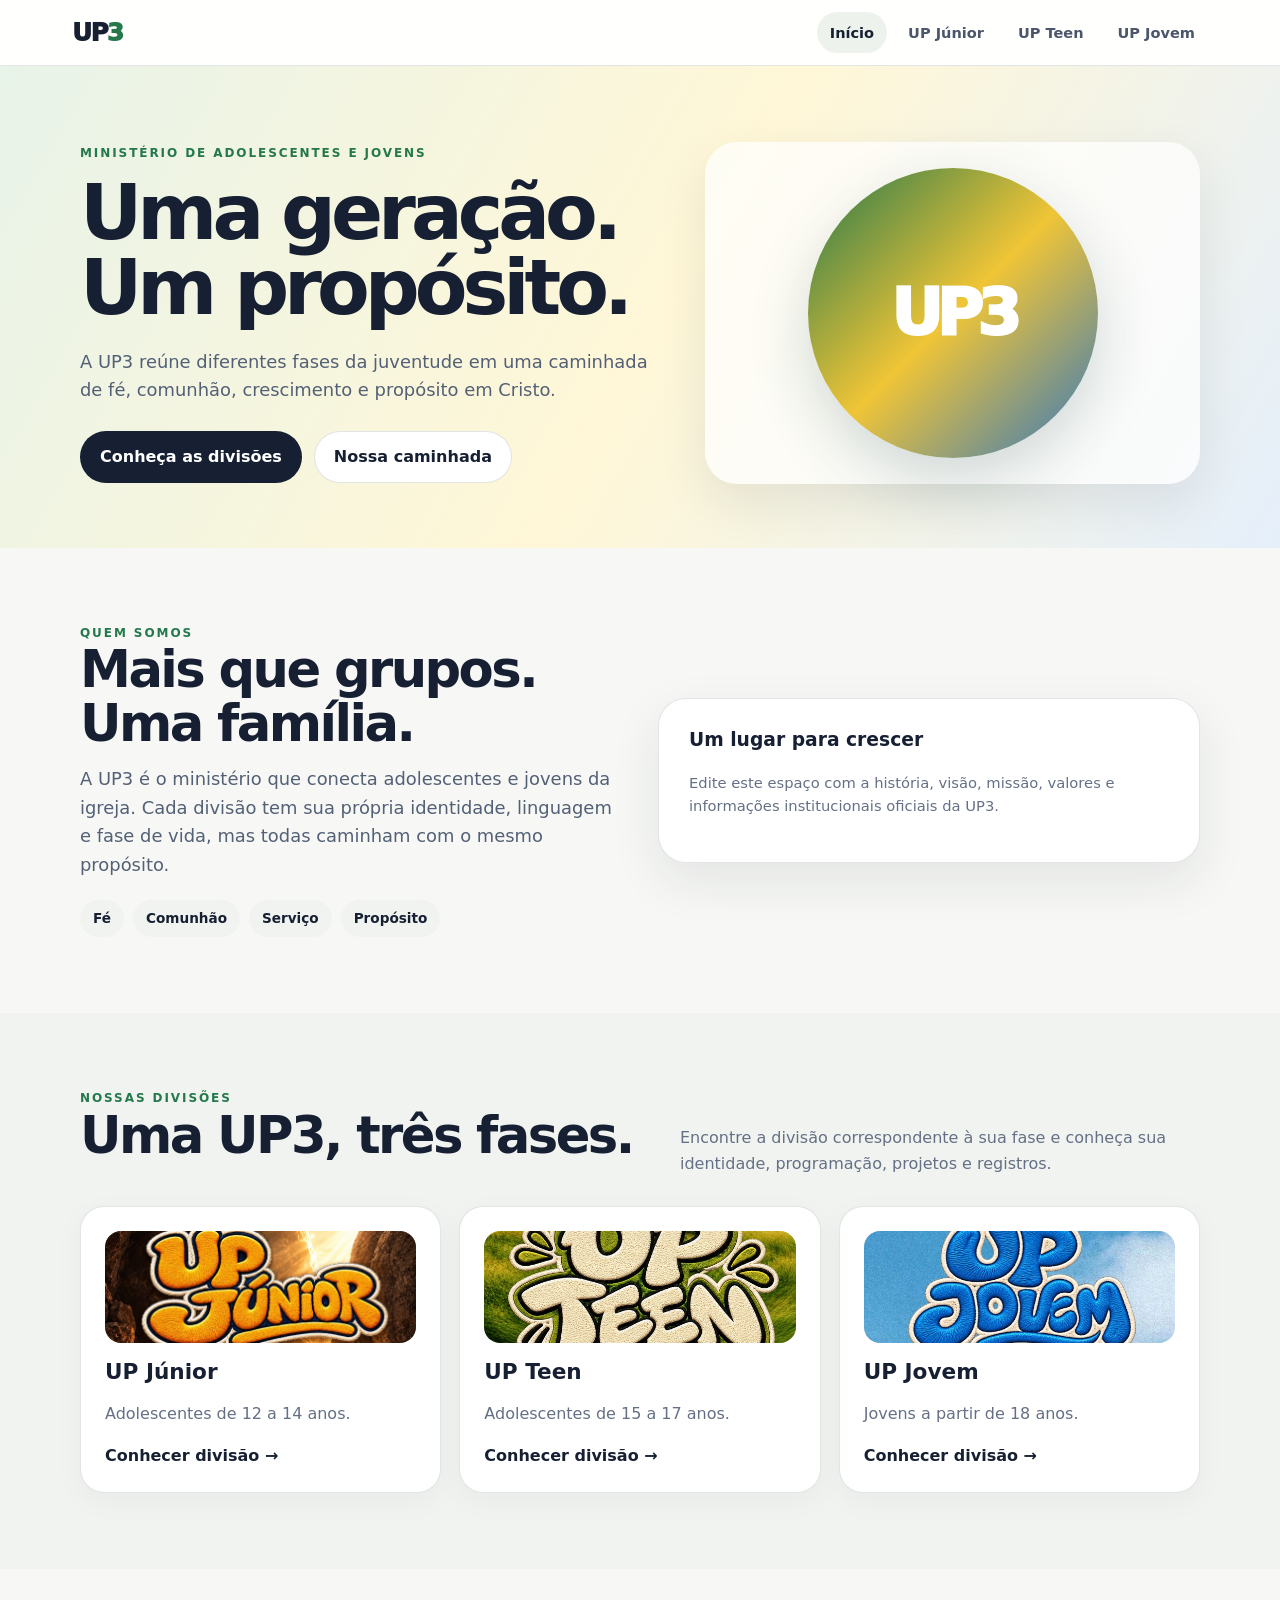
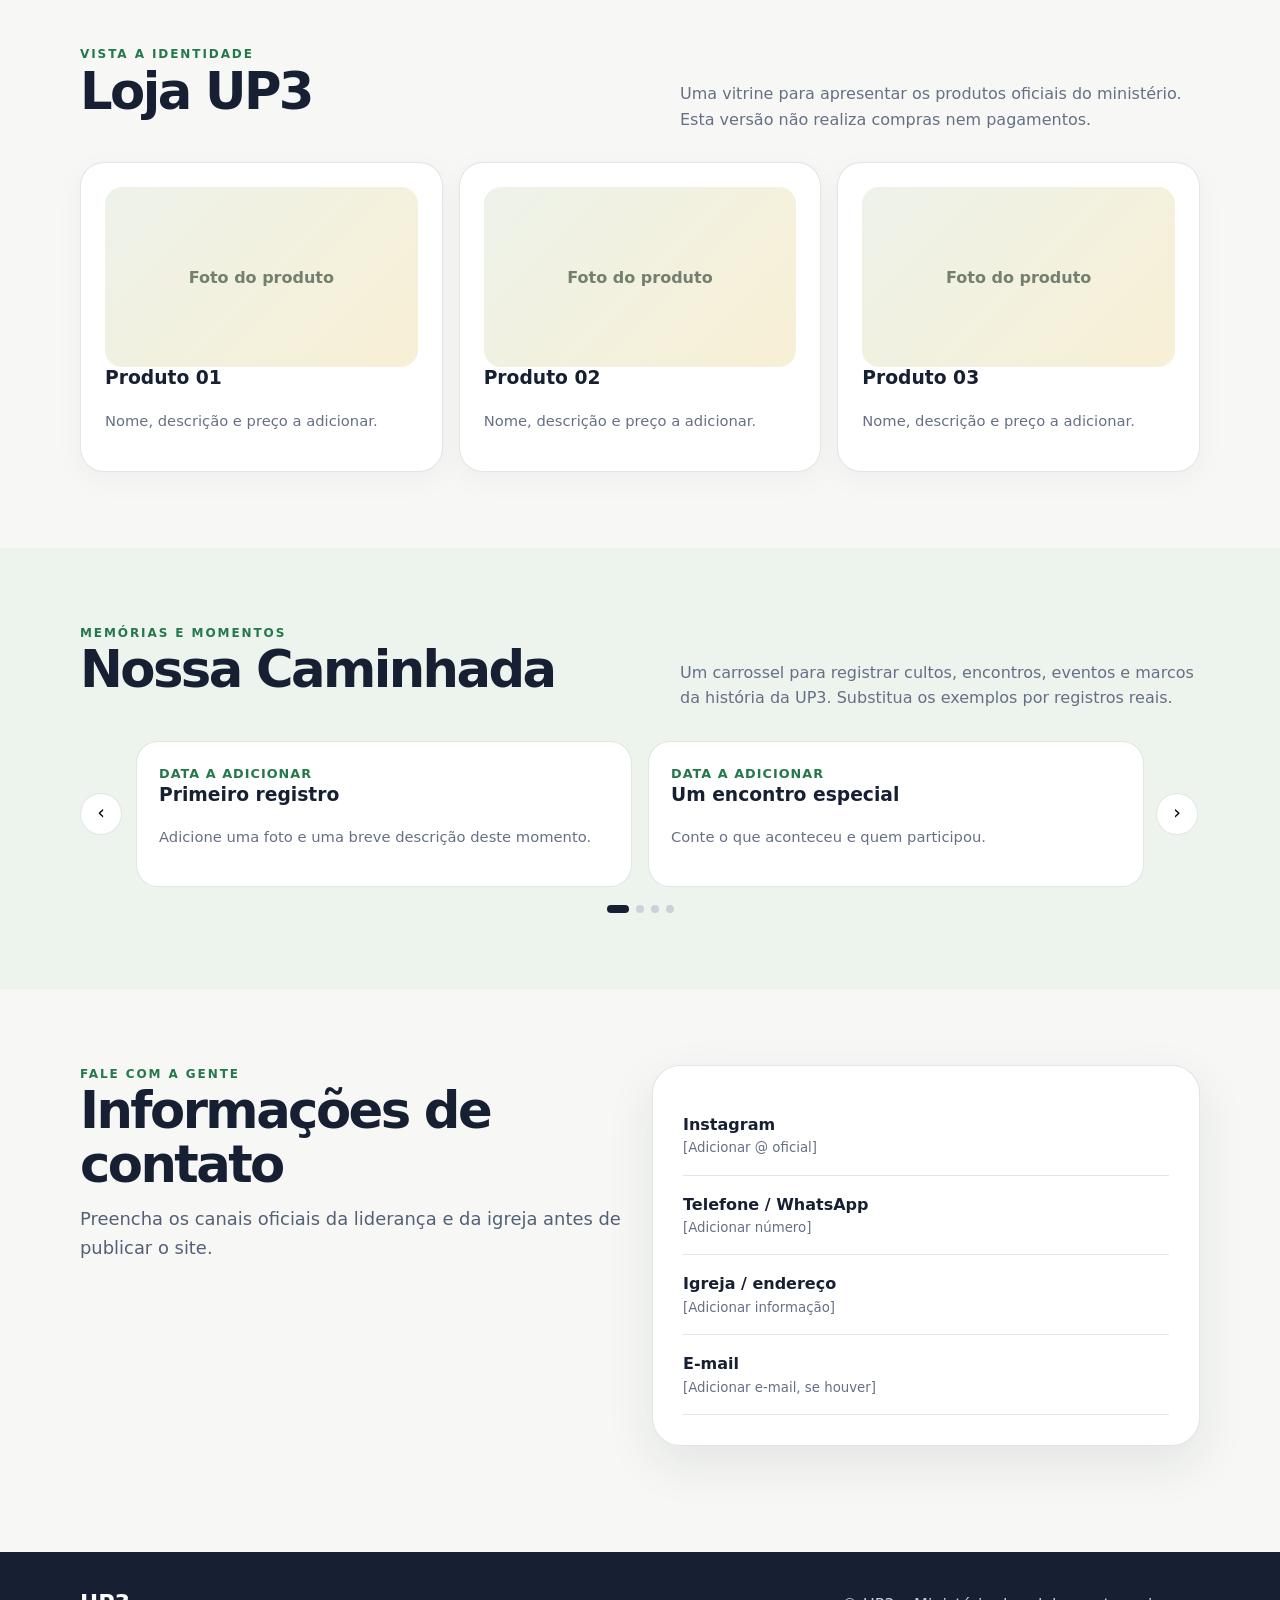
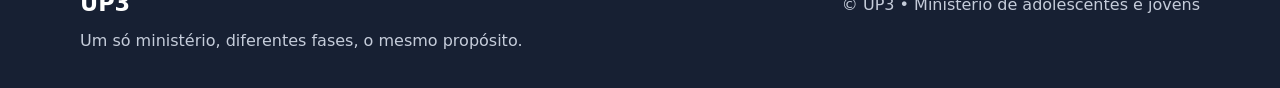
<file: index.html>
<!doctype html>
<html lang="pt-BR"><head><meta charset="utf-8"><meta name="viewport" content="width=device-width,initial-scale=1"><meta name="description" content="Conheça a UP3, o ministério de adolescentes e jovens."><title>UP3 | Ministério</title><link rel="stylesheet" href="styles.css"></head>
<body><header class="site-header"><div class="nav-wrap"><a class="brand" href="index.html">UP<span>3</span></a><button class="menu-toggle" aria-label="Abrir menu">☰</button><nav class="nav"><a href="index.html" class="active">Início</a><a href="junior.html" class="">UP Júnior</a><a href="teen.html" class="">UP Teen</a><a href="jovem.html" class="">UP Jovem</a></nav></div></header><main>
<section class="hero hero-home"><div class="container hero-inner"><div><div class="eyebrow">Ministério de adolescentes e jovens</div><h1>Uma geração.<br>Um propósito.</h1><p class="lead">A UP3 reúne diferentes fases da juventude em uma caminhada de fé, comunhão, crescimento e propósito em Cristo.</p><div class="actions"><a class="btn btn-primary" href="#divisoes">Conheça as divisões</a><a class="btn btn-ghost" href="#caminhada">Nossa caminhada</a></div></div><div class="hero-art"><div class="orbit">UP3</div></div></div></section>
<section class="section" id="identidade"><div class="container split"><div><div class="eyebrow">Quem somos</div><h2>Mais que grupos.<br>Uma família.</h2><p class="lead">A UP3 é o ministério que conecta adolescentes e jovens da igreja. Cada divisão tem sua própria identidade, linguagem e fase de vida, mas todas caminham com o mesmo propósito.</p><div class="pill-row"><span class="pill">Fé</span><span class="pill">Comunhão</span><span class="pill">Serviço</span><span class="pill">Propósito</span></div></div><div class="soft-panel"><h3>Um lugar para crescer</h3><p class="empty-state">Edite este espaço com a história, visão, missão, valores e informações institucionais oficiais da UP3.</p></div></div></section>
<section class="section" id="divisoes" style="background:#f0f3ef"><div class="container"><div class="section-head"><div><div class="eyebrow">Nossas divisões</div><h2>Uma UP3, três fases.</h2></div><p>Encontre a divisão correspondente à sua fase e conheça sua identidade, programação, projetos e registros.</p></div><div class="cards">
<article class="card division-card"><div class="logo"><img src="assets/logo_up_junior.jpeg" alt="Logo UP Júnior"></div><h3>UP Júnior</h3><p>Adolescentes de 12 a 14 anos.</p><a class="text-link" href="junior.html">Conhecer divisão →</a></article>
<article class="card division-card"><div class="logo"><img src="assets/logo_up_teen.jpeg" alt="Logo UP Teen"></div><h3>UP Teen</h3><p>Adolescentes de 15 a 17 anos.</p><a class="text-link" href="teen.html">Conhecer divisão →</a></article>
<article class="card division-card"><div class="logo"><img src="assets/logo_up_jovem.jpeg" alt="Logo UP Jovem"></div><h3>UP Jovem</h3><p>Jovens a partir de 18 anos.</p><a class="text-link" href="jovem.html">Conhecer divisão →</a></article>
</div></div></section>
<section class="section" id="loja"><div class="container"><div class="section-head"><div><div class="eyebrow">Vista a identidade</div><h2>Loja UP3</h2></div><p>Uma vitrine para apresentar os produtos oficiais do ministério. Esta versão não realiza compras nem pagamentos.</p></div><div class="store-grid">
<div class="card"><div class="product-placeholder">Foto do produto</div><h3>Produto 01</h3><p class="empty-state">Nome, descrição e preço a adicionar.</p></div>
<div class="card"><div class="product-placeholder">Foto do produto</div><h3>Produto 02</h3><p class="empty-state">Nome, descrição e preço a adicionar.</p></div>
<div class="card"><div class="product-placeholder">Foto do produto</div><h3>Produto 03</h3><p class="empty-state">Nome, descrição e preço a adicionar.</p></div>
</div></div></section>
<section class="section" id="caminhada" style="background:#edf3ed"><div class="container"><div class="section-head"><div><div class="eyebrow">Memórias e momentos</div><h2>Nossa Caminhada</h2></div><p>Um carrossel para registrar cultos, encontros, eventos e marcos da história da UP3. Substitua os exemplos por registros reais.</p></div><div class="carousel"><button class="carousel-btn" data-prev aria-label="Anterior">‹</button><div class="carousel-track">
<article class="timeline-card"><div class="date">Data a adicionar</div><h3>Primeiro registro</h3><p class="empty-state">Adicione uma foto e uma breve descrição deste momento.</p></article>
<article class="timeline-card"><div class="date">Data a adicionar</div><h3>Um encontro especial</h3><p class="empty-state">Conte o que aconteceu e quem participou.</p></article>
<article class="timeline-card"><div class="date">Data a adicionar</div><h3>Projeto ou evento</h3><p class="empty-state">Registre aqui outro marco da caminhada.</p></article>
<article class="timeline-card"><div class="date">Data a adicionar</div><h3>Mais um capítulo</h3><p class="empty-state">Continue acrescentando novas memórias.</p></article>
</div><button class="carousel-btn" data-next aria-label="Próximo">›</button></div><div class="dots"><button class="dot active" aria-label="Ir ao item 1"></button><button class="dot" aria-label="Ir ao item 2"></button><button class="dot" aria-label="Ir ao item 3"></button><button class="dot" aria-label="Ir ao item 4"></button></div></div></section>
<section class="section" id="contato"><div class="container contact-grid"><div><div class="eyebrow">Fale com a gente</div><h2>Informações de contato</h2><p class="lead">Preencha os canais oficiais da liderança e da igreja antes de publicar o site.</p></div><div class="soft-panel"><div class="contact-item"><strong>Instagram</strong><small>[Adicionar @ oficial]</small></div><div class="contact-item"><strong>Telefone / WhatsApp</strong><small>[Adicionar número]</small></div><div class="contact-item"><strong>Igreja / endereço</strong><small>[Adicionar informação]</small></div><div class="contact-item"><strong>E-mail</strong><small>[Adicionar e-mail, se houver]</small></div></div></div></section>
</main><footer class="footer"><div class="container footer-inner"><div><strong style="font-size:1.4rem">UP3</strong><p>Um só ministério, diferentes fases, o mesmo propósito.</p></div><p>© UP3 • Ministério de adolescentes e jovens</p></div></footer><script src="script.js"></script></body></html>
</file>
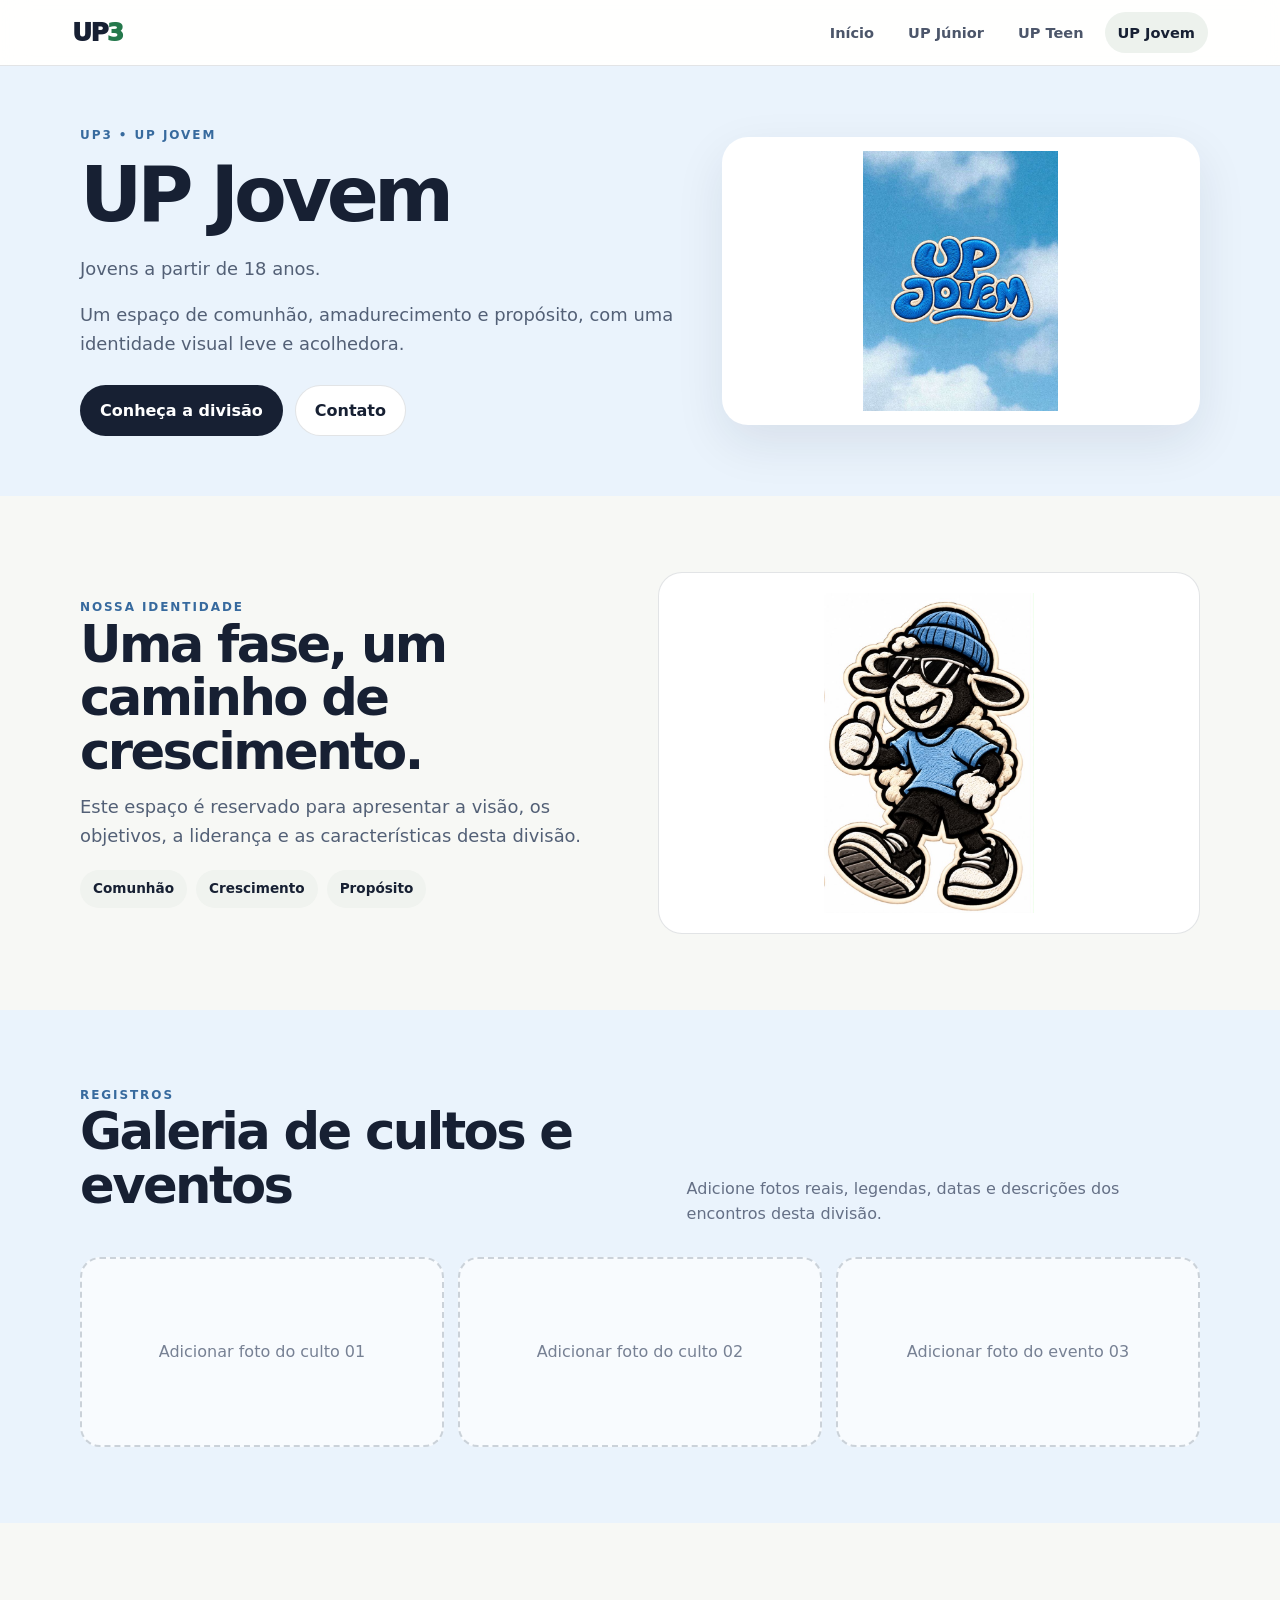
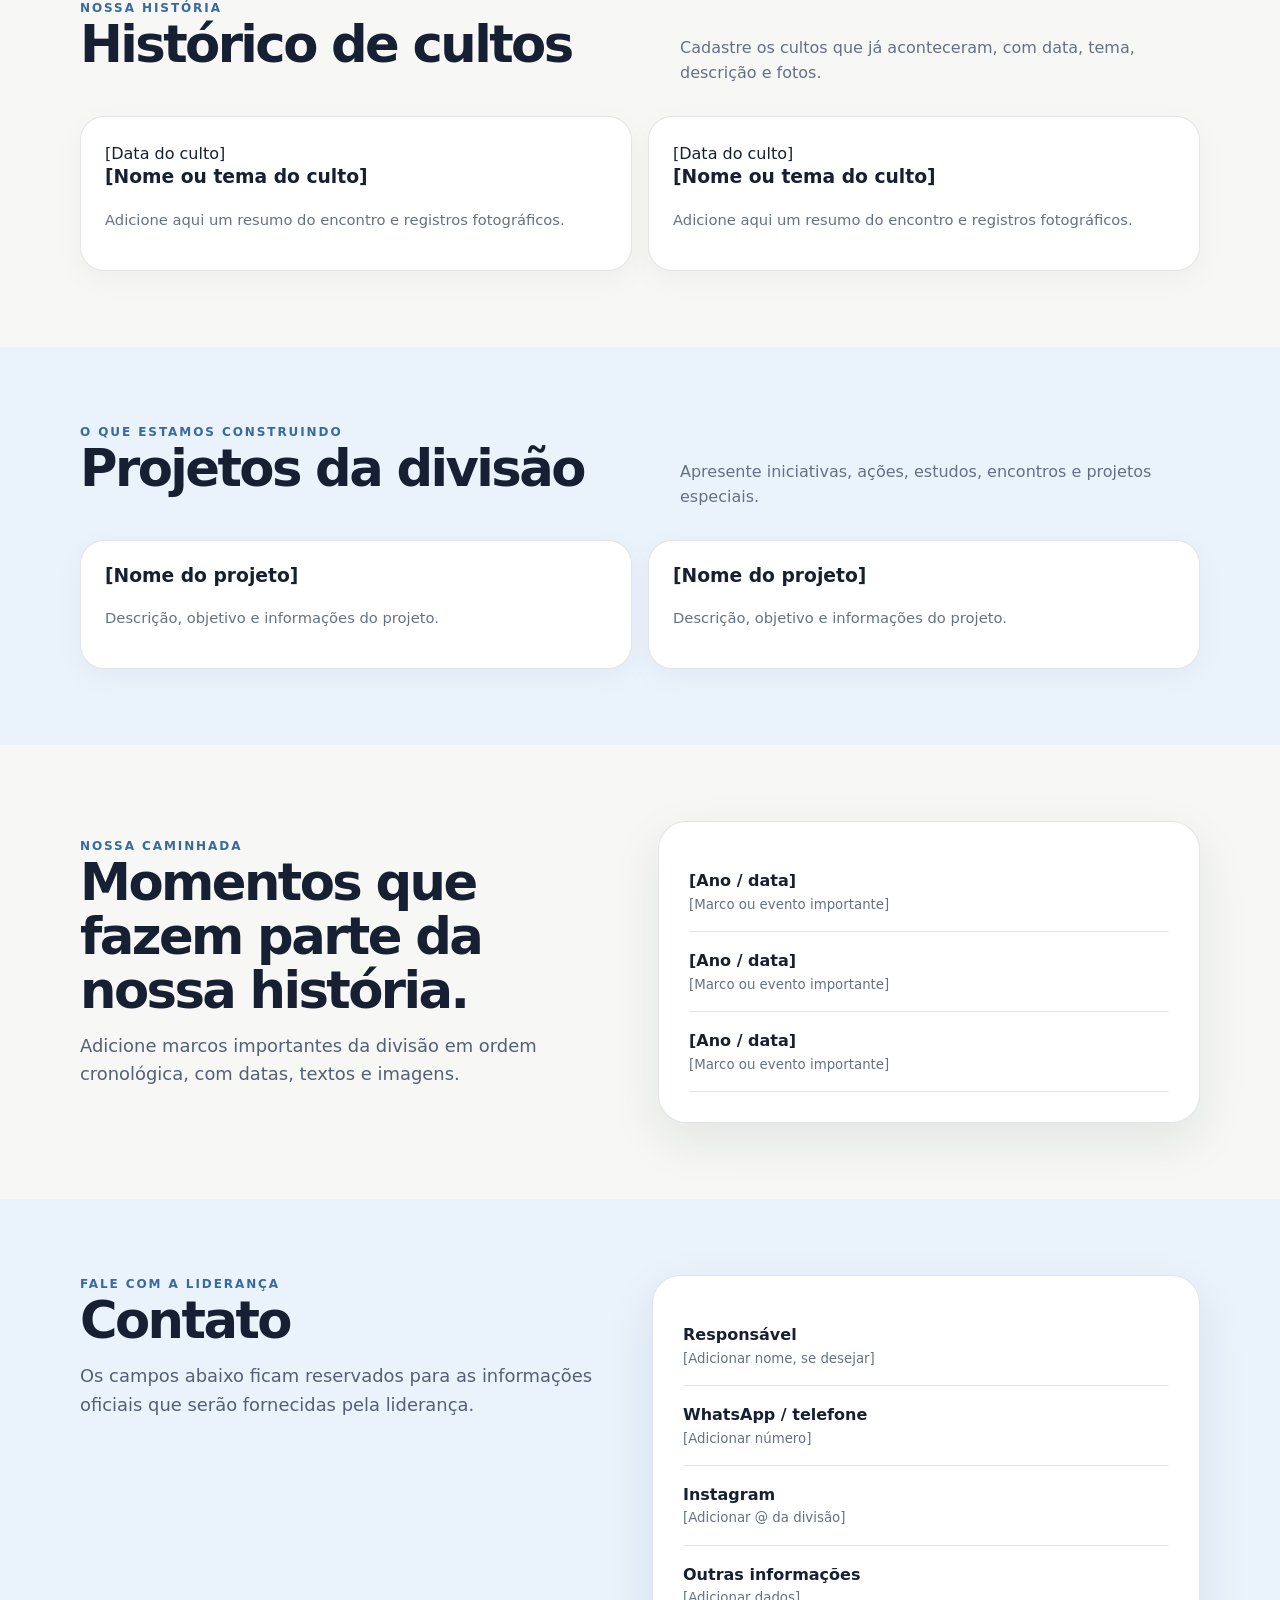
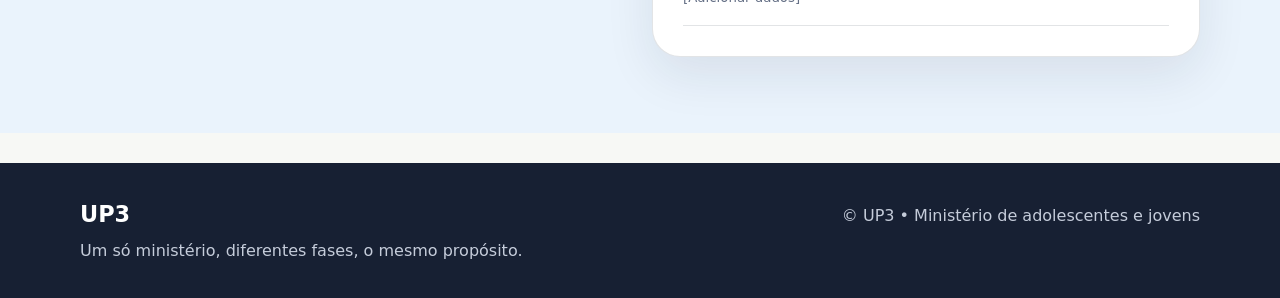
<file: jovem.html>
<!doctype html>
<html lang="pt-BR"><head><meta charset="utf-8"><meta name="viewport" content="width=device-width,initial-scale=1"><meta name="description" content="UP Jovem | UP3"><title>UP Jovem | UP3</title><link rel="stylesheet" href="styles.css"></head>
<body class="page-young young-type"><header class="site-header"><div class="nav-wrap"><a class="brand" href="index.html">UP<span>3</span></a><button class="menu-toggle" aria-label="Abrir menu">☰</button><nav class="nav"><a href="index.html" class="">Início</a><a href="junior.html" class="">UP Júnior</a><a href="teen.html" class="">UP Teen</a><a href="jovem.html" class="active">UP Jovem</a></nav></div></header><main>
<section class="division-hero"><div class="container hero-inner"><div><div class="eyebrow">UP3 • UP Jovem</div><h1>UP Jovem</h1><p class="lead">Jovens a partir de 18 anos.</p><p class="lead">Um espaço de comunhão, amadurecimento e propósito, com uma identidade visual leve e acolhedora.</p><div class="actions"><a class="btn btn-primary" href="#programacao">Conheça a divisão</a><a class="btn btn-ghost" href="#contato">Contato</a></div></div><div class="division-logo"><img src="assets/logo_up_jovem.jpeg" alt="Logo oficial UP Jovem"></div></div></section>
<section class="section"><div class="container split"><div><div class="eyebrow">Nossa identidade</div><h2>Uma fase, um caminho de crescimento.</h2><p class="lead">Este espaço é reservado para apresentar a visão, os objetivos, a liderança e as características desta divisão.</p><div class="pill-row"><span class="pill">Comunhão</span><span class="pill">Crescimento</span><span class="pill">Propósito</span></div></div><div class="mascot-frame"><img src="assets/mascote_up_jovem.jpeg" alt="Ovelha mascote da UP Jovem"></div></div></section>
<section class="section" id="programacao" style="background:var(--accent-bg)"><div class="container"><div class="section-head"><div><div class="eyebrow">Registros</div><h2>Galeria de cultos e eventos</h2></div><p>Adicione fotos reais, legendas, datas e descrições dos encontros desta divisão.</p></div><div class="gallery-grid"><div class="photo-placeholder">Adicionar foto do culto 01</div><div class="photo-placeholder">Adicionar foto do culto 02</div><div class="photo-placeholder">Adicionar foto do evento 03</div></div></div></section>
<section class="section"><div class="container"><div class="section-head"><div><div class="eyebrow">Nossa história</div><h2>Histórico de cultos</h2></div><p>Cadastre os cultos que já aconteceram, com data, tema, descrição e fotos.</p></div><div class="project-grid"><article class="card"><div class="date">[Data do culto]</div><h3>[Nome ou tema do culto]</h3><p class="empty-state">Adicione aqui um resumo do encontro e registros fotográficos.</p></article><article class="card"><div class="date">[Data do culto]</div><h3>[Nome ou tema do culto]</h3><p class="empty-state">Adicione aqui um resumo do encontro e registros fotográficos.</p></article></div></div></section>
<section class="section" style="background:var(--accent-bg)"><div class="container"><div class="section-head"><div><div class="eyebrow">O que estamos construindo</div><h2>Projetos da divisão</h2></div><p>Apresente iniciativas, ações, estudos, encontros e projetos especiais.</p></div><div class="project-grid"><article class="card"><h3>[Nome do projeto]</h3><p class="empty-state">Descrição, objetivo e informações do projeto.</p></article><article class="card"><h3>[Nome do projeto]</h3><p class="empty-state">Descrição, objetivo e informações do projeto.</p></article></div></div></section>
<section class="section"><div class="container split"><div><div class="eyebrow">Nossa caminhada</div><h2>Momentos que fazem parte da nossa história.</h2><p class="lead">Adicione marcos importantes da divisão em ordem cronológica, com datas, textos e imagens.</p></div><div class="soft-panel"><div class="contact-item"><strong>[Ano / data]</strong><small>[Marco ou evento importante]</small></div><div class="contact-item"><strong>[Ano / data]</strong><small>[Marco ou evento importante]</small></div><div class="contact-item"><strong>[Ano / data]</strong><small>[Marco ou evento importante]</small></div></div></div></section>
<section class="section" id="contato" style="background:var(--accent-bg)"><div class="container contact-grid"><div><div class="eyebrow">Fale com a liderança</div><h2>Contato</h2><p class="lead">Os campos abaixo ficam reservados para as informações oficiais que serão fornecidas pela liderança.</p></div><div class="soft-panel"><div class="contact-item"><strong>Responsável</strong><small>[Adicionar nome, se desejar]</small></div><div class="contact-item"><strong>WhatsApp / telefone</strong><small>[Adicionar número]</small></div><div class="contact-item"><strong>Instagram</strong><small>[Adicionar @ da divisão]</small></div><div class="contact-item"><strong>Outras informações</strong><small>[Adicionar dados]</small></div></div></div></section>
</main><footer class="footer"><div class="container footer-inner"><div><strong style="font-size:1.4rem">UP3</strong><p>Um só ministério, diferentes fases, o mesmo propósito.</p></div><p>© UP3 • Ministério de adolescentes e jovens</p></div></footer><script src="script.js"></script></body></html>
</file>
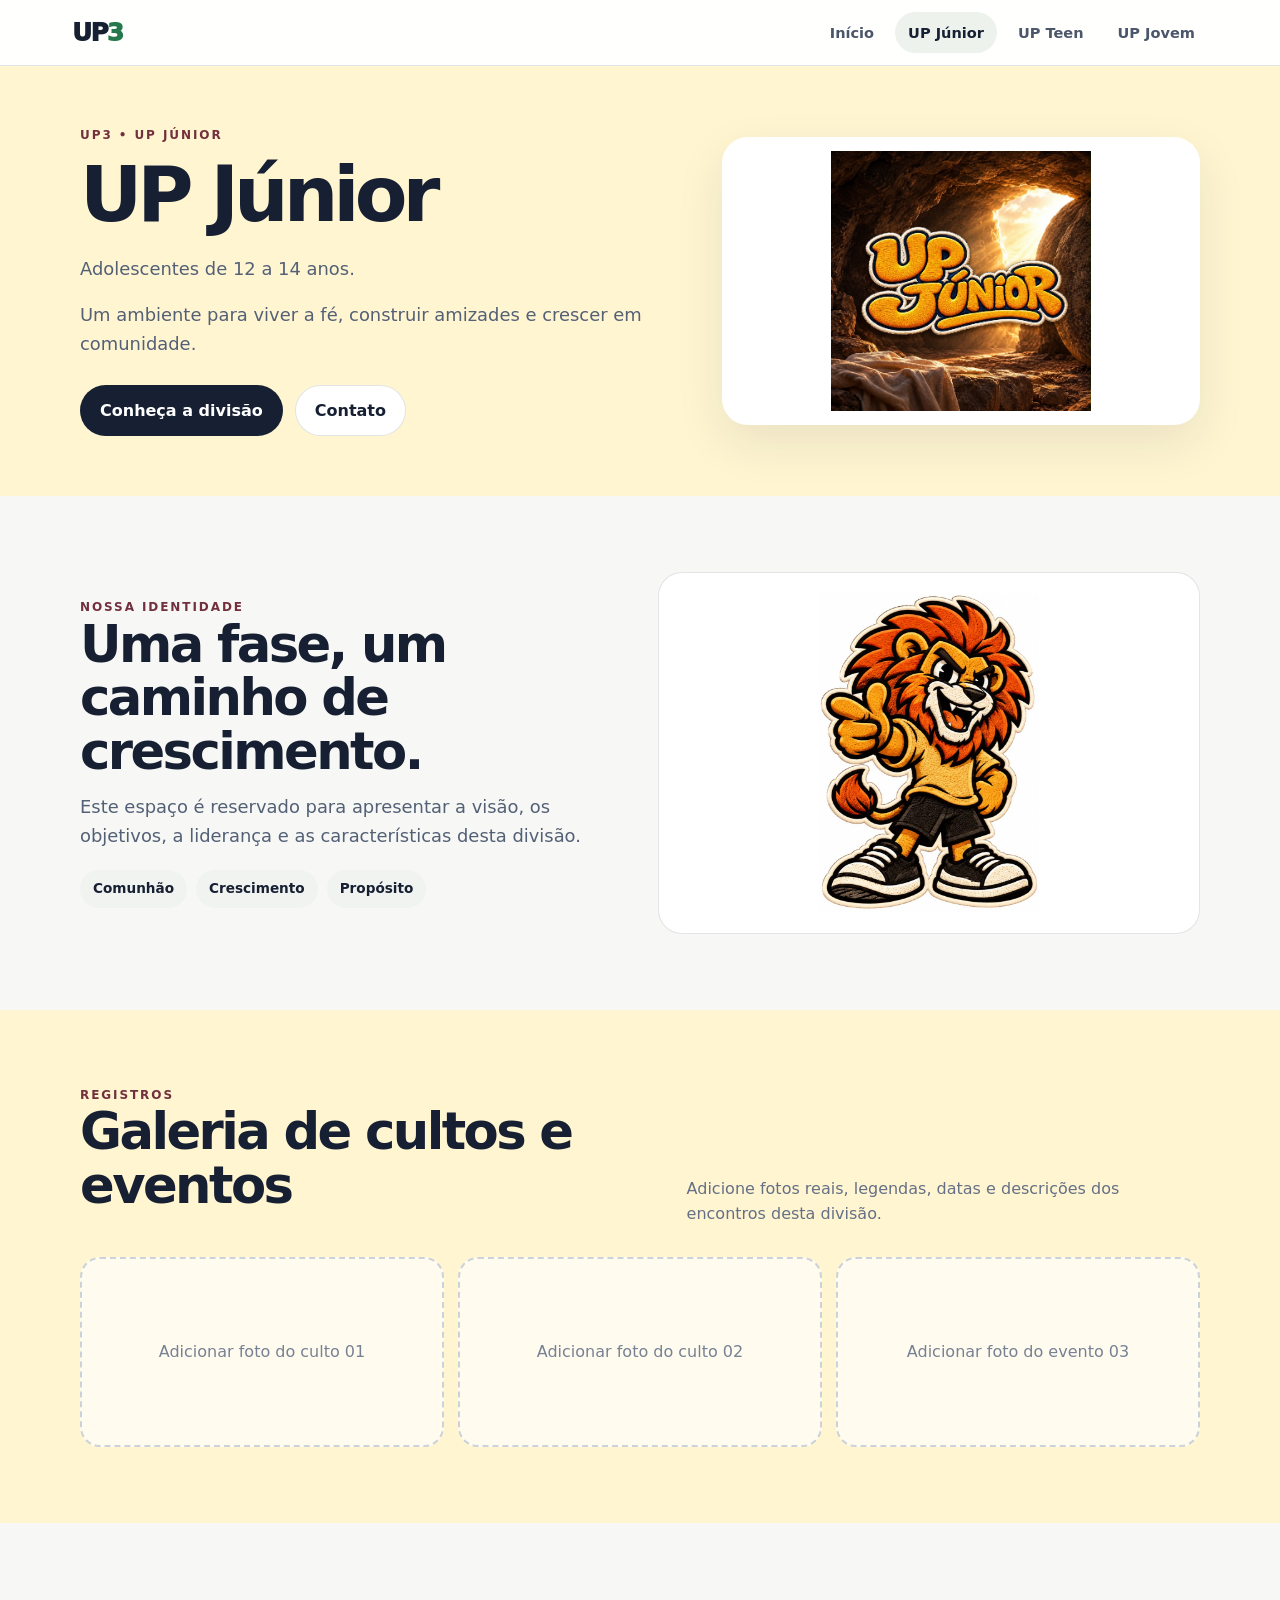
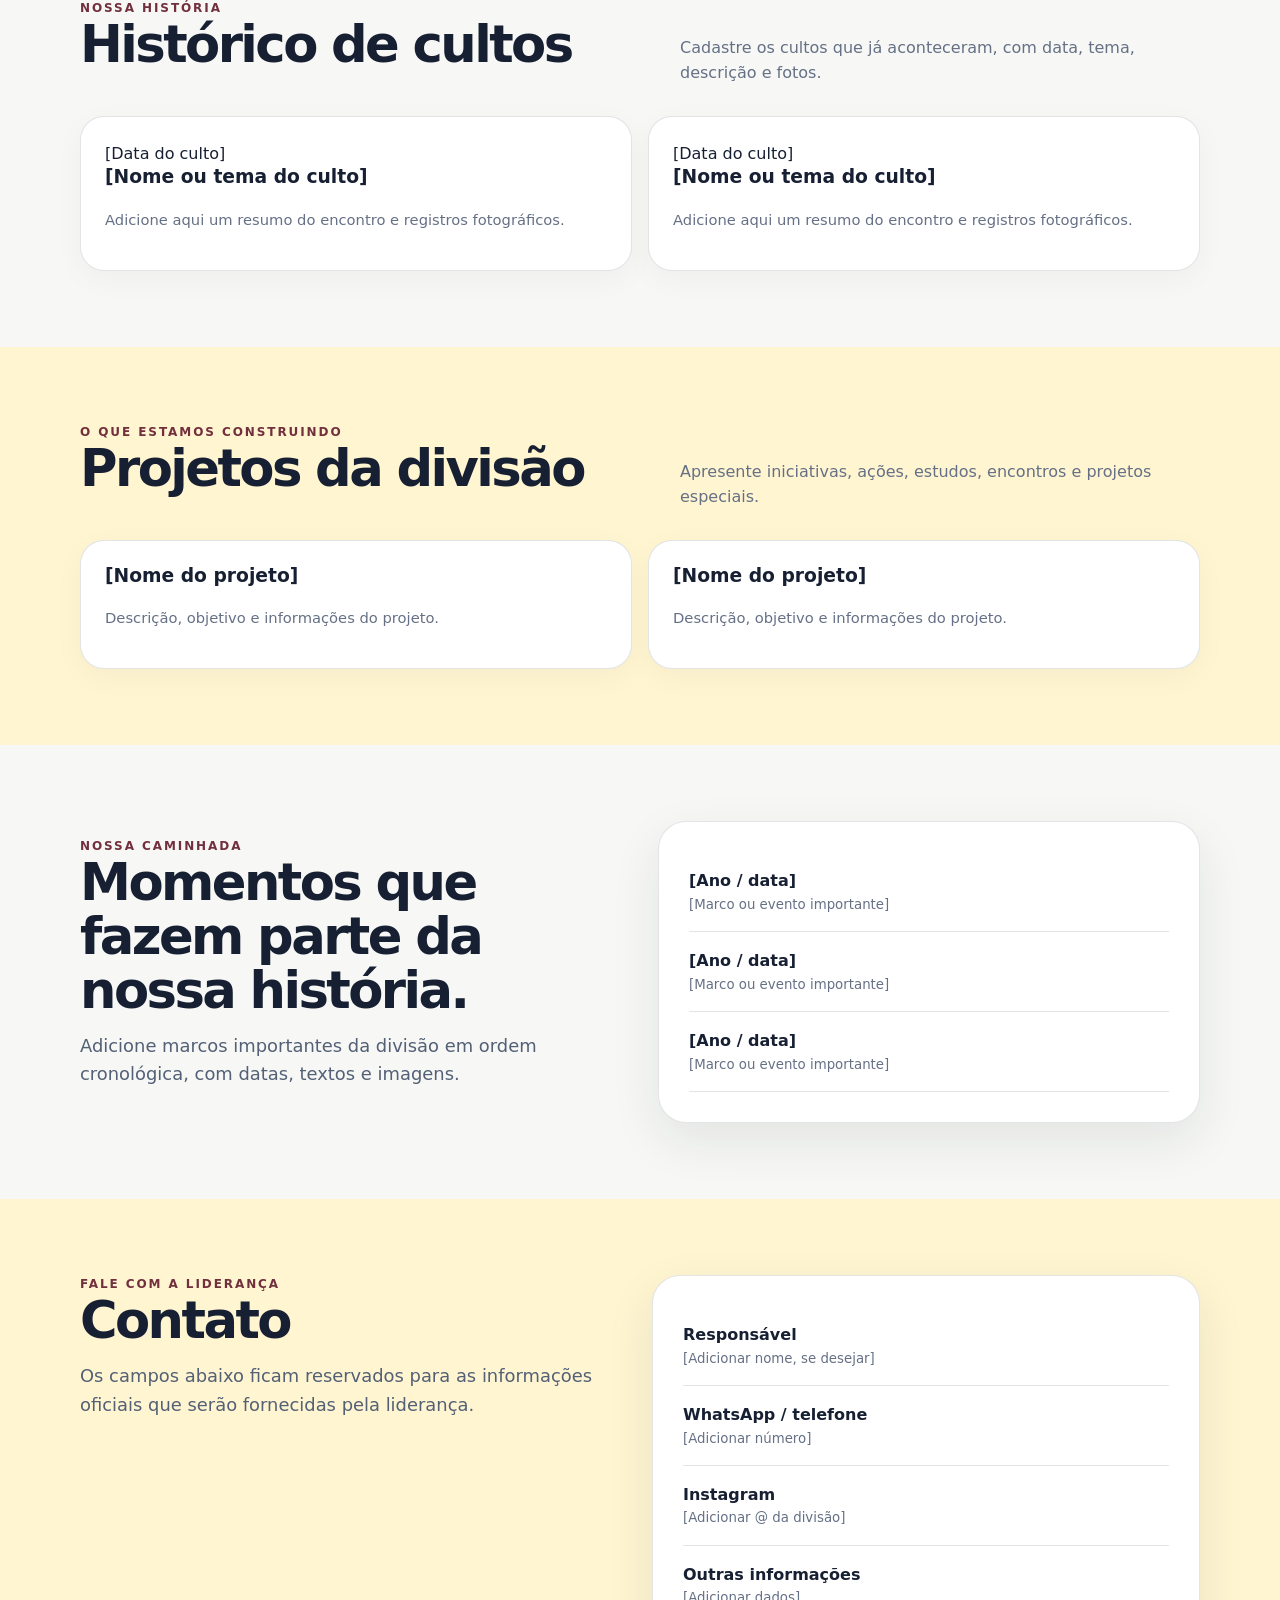
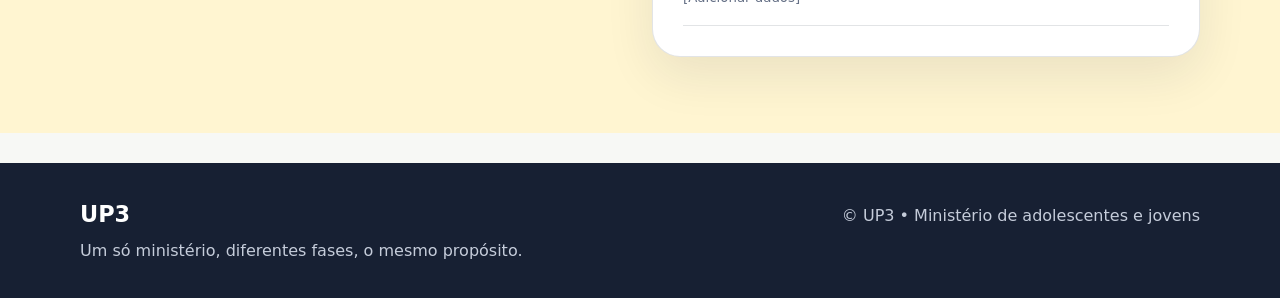
<file: junior.html>
<!doctype html>
<html lang="pt-BR"><head><meta charset="utf-8"><meta name="viewport" content="width=device-width,initial-scale=1"><meta name="description" content="UP Júnior | UP3"><title>UP Júnior | UP3</title><link rel="stylesheet" href="styles.css"></head>
<body class="page-junior junior-type"><header class="site-header"><div class="nav-wrap"><a class="brand" href="index.html">UP<span>3</span></a><button class="menu-toggle" aria-label="Abrir menu">☰</button><nav class="nav"><a href="index.html" class="">Início</a><a href="junior.html" class="active">UP Júnior</a><a href="teen.html" class="">UP Teen</a><a href="jovem.html" class="">UP Jovem</a></nav></div></header><main>
<section class="division-hero"><div class="container hero-inner"><div><div class="eyebrow">UP3 • UP Júnior</div><h1>UP Júnior</h1><p class="lead">Adolescentes de 12 a 14 anos.</p><p class="lead">Um ambiente para viver a fé, construir amizades e crescer em comunidade.</p><div class="actions"><a class="btn btn-primary" href="#programacao">Conheça a divisão</a><a class="btn btn-ghost" href="#contato">Contato</a></div></div><div class="division-logo"><img src="assets/logo_up_junior.jpeg" alt="Logo oficial UP Júnior"></div></div></section>
<section class="section"><div class="container split"><div><div class="eyebrow">Nossa identidade</div><h2>Uma fase, um caminho de crescimento.</h2><p class="lead">Este espaço é reservado para apresentar a visão, os objetivos, a liderança e as características desta divisão.</p><div class="pill-row"><span class="pill">Comunhão</span><span class="pill">Crescimento</span><span class="pill">Propósito</span></div></div><div class="mascot-frame"><img src="assets/mascote_up_junior.jpeg" alt="Leão mascote da UP Júnior"></div></div></section>
<section class="section" id="programacao" style="background:var(--accent-bg)"><div class="container"><div class="section-head"><div><div class="eyebrow">Registros</div><h2>Galeria de cultos e eventos</h2></div><p>Adicione fotos reais, legendas, datas e descrições dos encontros desta divisão.</p></div><div class="gallery-grid"><div class="photo-placeholder">Adicionar foto do culto 01</div><div class="photo-placeholder">Adicionar foto do culto 02</div><div class="photo-placeholder">Adicionar foto do evento 03</div></div></div></section>
<section class="section"><div class="container"><div class="section-head"><div><div class="eyebrow">Nossa história</div><h2>Histórico de cultos</h2></div><p>Cadastre os cultos que já aconteceram, com data, tema, descrição e fotos.</p></div><div class="project-grid"><article class="card"><div class="date">[Data do culto]</div><h3>[Nome ou tema do culto]</h3><p class="empty-state">Adicione aqui um resumo do encontro e registros fotográficos.</p></article><article class="card"><div class="date">[Data do culto]</div><h3>[Nome ou tema do culto]</h3><p class="empty-state">Adicione aqui um resumo do encontro e registros fotográficos.</p></article></div></div></section>
<section class="section" style="background:var(--accent-bg)"><div class="container"><div class="section-head"><div><div class="eyebrow">O que estamos construindo</div><h2>Projetos da divisão</h2></div><p>Apresente iniciativas, ações, estudos, encontros e projetos especiais.</p></div><div class="project-grid"><article class="card"><h3>[Nome do projeto]</h3><p class="empty-state">Descrição, objetivo e informações do projeto.</p></article><article class="card"><h3>[Nome do projeto]</h3><p class="empty-state">Descrição, objetivo e informações do projeto.</p></article></div></div></section>
<section class="section"><div class="container split"><div><div class="eyebrow">Nossa caminhada</div><h2>Momentos que fazem parte da nossa história.</h2><p class="lead">Adicione marcos importantes da divisão em ordem cronológica, com datas, textos e imagens.</p></div><div class="soft-panel"><div class="contact-item"><strong>[Ano / data]</strong><small>[Marco ou evento importante]</small></div><div class="contact-item"><strong>[Ano / data]</strong><small>[Marco ou evento importante]</small></div><div class="contact-item"><strong>[Ano / data]</strong><small>[Marco ou evento importante]</small></div></div></div></section>
<section class="section" id="contato" style="background:var(--accent-bg)"><div class="container contact-grid"><div><div class="eyebrow">Fale com a liderança</div><h2>Contato</h2><p class="lead">Os campos abaixo ficam reservados para as informações oficiais que serão fornecidas pela liderança.</p></div><div class="soft-panel"><div class="contact-item"><strong>Responsável</strong><small>[Adicionar nome, se desejar]</small></div><div class="contact-item"><strong>WhatsApp / telefone</strong><small>[Adicionar número]</small></div><div class="contact-item"><strong>Instagram</strong><small>[Adicionar @ da divisão]</small></div><div class="contact-item"><strong>Outras informações</strong><small>[Adicionar dados]</small></div></div></div></section>
</main><footer class="footer"><div class="container footer-inner"><div><strong style="font-size:1.4rem">UP3</strong><p>Um só ministério, diferentes fases, o mesmo propósito.</p></div><p>© UP3 • Ministério de adolescentes e jovens</p></div></footer><script src="script.js"></script></body></html>
</file>
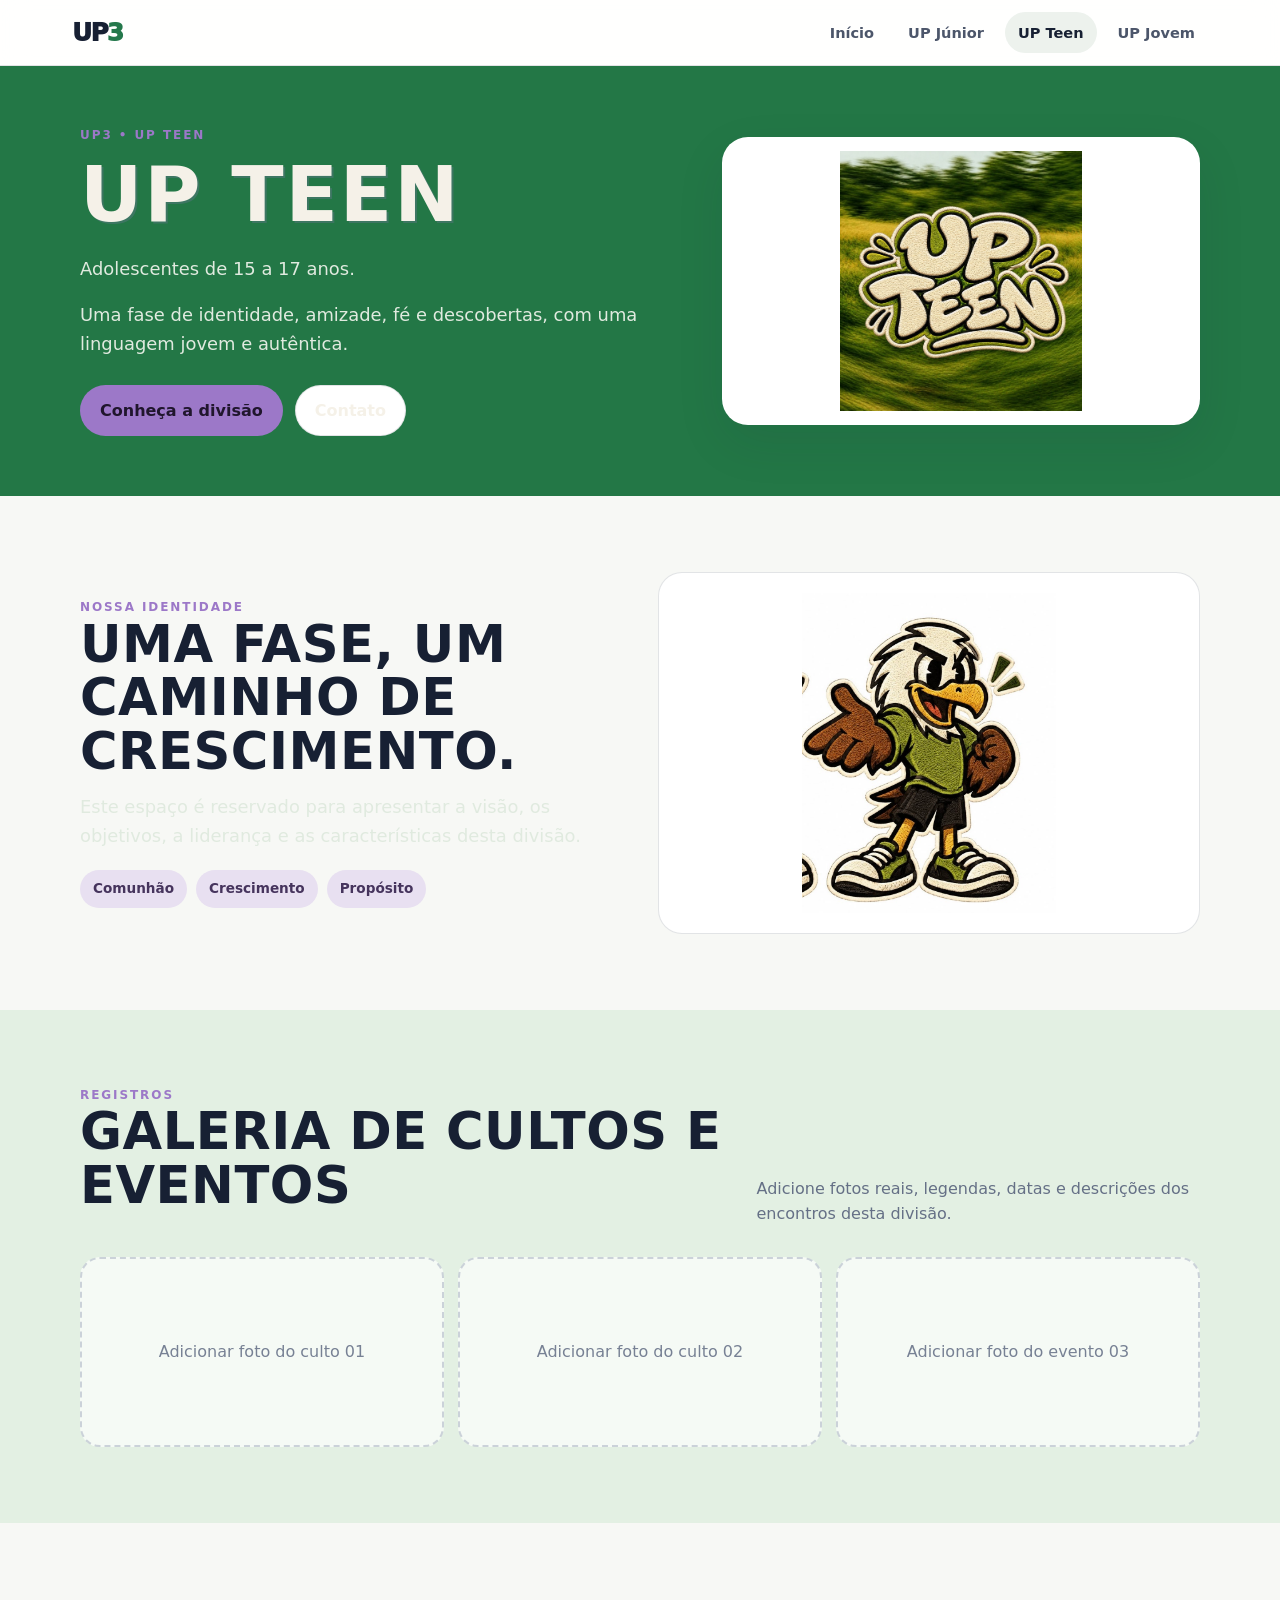
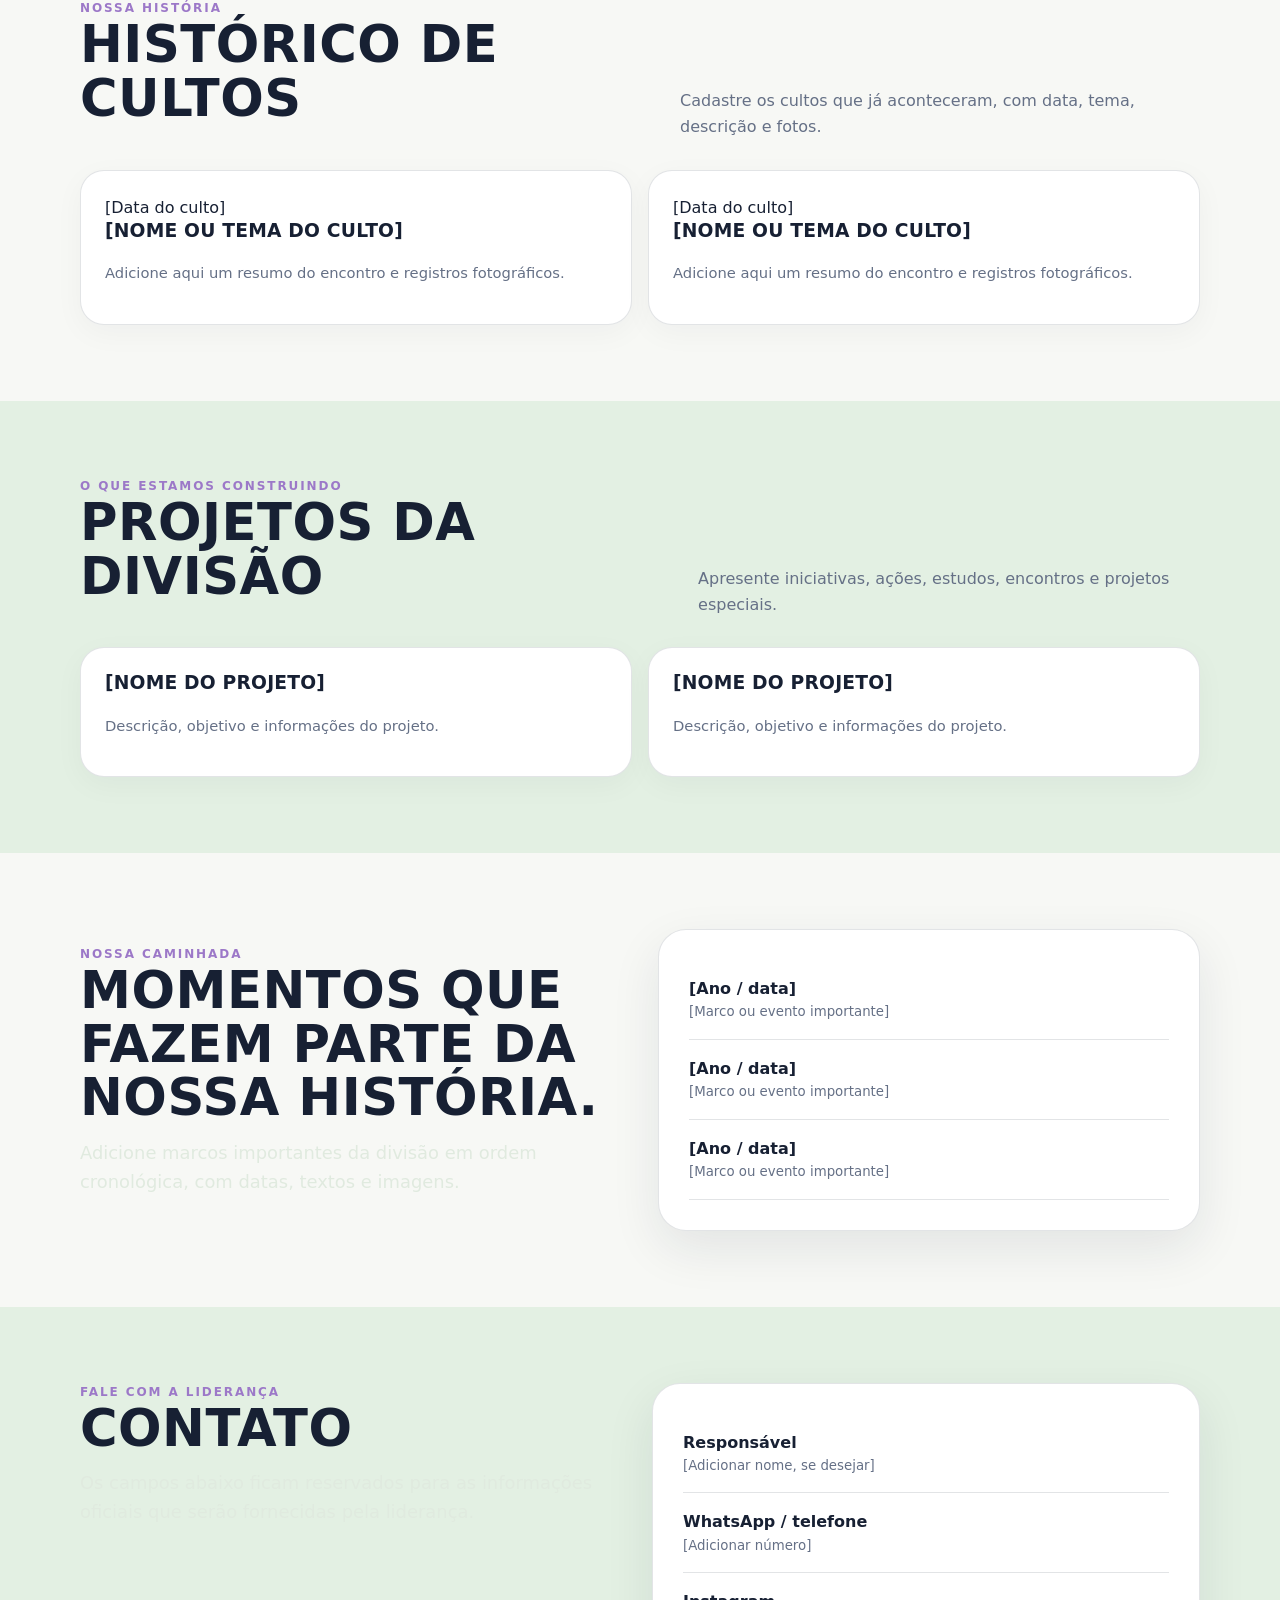
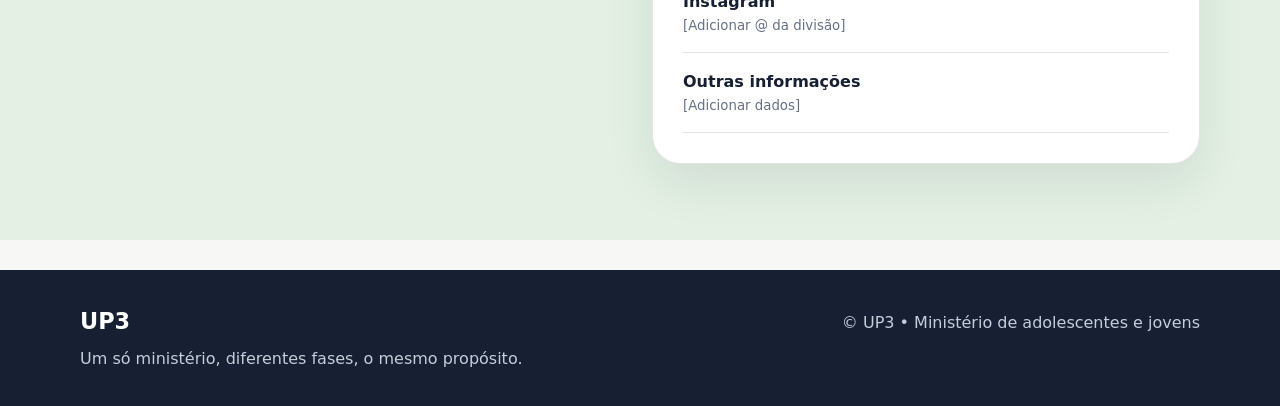
<file: teen.html>
<!doctype html>
<html lang="pt-BR"><head><meta charset="utf-8"><meta name="viewport" content="width=device-width,initial-scale=1"><meta name="description" content="UP Teen | UP3"><title>UP Teen | UP3</title><link rel="stylesheet" href="styles.css"></head>
<body class="page-teen teen-type"><header class="site-header"><div class="nav-wrap"><a class="brand" href="index.html">UP<span>3</span></a><button class="menu-toggle" aria-label="Abrir menu">☰</button><nav class="nav"><a href="index.html" class="">Início</a><a href="junior.html" class="">UP Júnior</a><a href="teen.html" class="active">UP Teen</a><a href="jovem.html" class="">UP Jovem</a></nav></div></header><main>
<section class="division-hero"><div class="container hero-inner"><div><div class="eyebrow">UP3 • UP Teen</div><h1>UP Teen</h1><p class="lead">Adolescentes de 15 a 17 anos.</p><p class="lead">Uma fase de identidade, amizade, fé e descobertas, com uma linguagem jovem e autêntica.</p><div class="actions"><a class="btn btn-primary" href="#programacao">Conheça a divisão</a><a class="btn btn-ghost" href="#contato">Contato</a></div></div><div class="division-logo"><img src="assets/logo_up_teen.jpeg" alt="Logo oficial UP Teen"></div></div></section>
<section class="section"><div class="container split"><div><div class="eyebrow">Nossa identidade</div><h2>Uma fase, um caminho de crescimento.</h2><p class="lead">Este espaço é reservado para apresentar a visão, os objetivos, a liderança e as características desta divisão.</p><div class="pill-row"><span class="pill">Comunhão</span><span class="pill">Crescimento</span><span class="pill">Propósito</span></div></div><div class="mascot-frame"><img src="assets/mascote_up_teen.jpeg" alt="Águia mascote da UP Teen"></div></div></section>
<section class="section" id="programacao" style="background:var(--accent-bg)"><div class="container"><div class="section-head"><div><div class="eyebrow">Registros</div><h2>Galeria de cultos e eventos</h2></div><p>Adicione fotos reais, legendas, datas e descrições dos encontros desta divisão.</p></div><div class="gallery-grid"><div class="photo-placeholder">Adicionar foto do culto 01</div><div class="photo-placeholder">Adicionar foto do culto 02</div><div class="photo-placeholder">Adicionar foto do evento 03</div></div></div></section>
<section class="section"><div class="container"><div class="section-head"><div><div class="eyebrow">Nossa história</div><h2>Histórico de cultos</h2></div><p>Cadastre os cultos que já aconteceram, com data, tema, descrição e fotos.</p></div><div class="project-grid"><article class="card"><div class="date">[Data do culto]</div><h3>[Nome ou tema do culto]</h3><p class="empty-state">Adicione aqui um resumo do encontro e registros fotográficos.</p></article><article class="card"><div class="date">[Data do culto]</div><h3>[Nome ou tema do culto]</h3><p class="empty-state">Adicione aqui um resumo do encontro e registros fotográficos.</p></article></div></div></section>
<section class="section" style="background:var(--accent-bg)"><div class="container"><div class="section-head"><div><div class="eyebrow">O que estamos construindo</div><h2>Projetos da divisão</h2></div><p>Apresente iniciativas, ações, estudos, encontros e projetos especiais.</p></div><div class="project-grid"><article class="card"><h3>[Nome do projeto]</h3><p class="empty-state">Descrição, objetivo e informações do projeto.</p></article><article class="card"><h3>[Nome do projeto]</h3><p class="empty-state">Descrição, objetivo e informações do projeto.</p></article></div></div></section>
<section class="section"><div class="container split"><div><div class="eyebrow">Nossa caminhada</div><h2>Momentos que fazem parte da nossa história.</h2><p class="lead">Adicione marcos importantes da divisão em ordem cronológica, com datas, textos e imagens.</p></div><div class="soft-panel"><div class="contact-item"><strong>[Ano / data]</strong><small>[Marco ou evento importante]</small></div><div class="contact-item"><strong>[Ano / data]</strong><small>[Marco ou evento importante]</small></div><div class="contact-item"><strong>[Ano / data]</strong><small>[Marco ou evento importante]</small></div></div></div></section>
<section class="section" id="contato" style="background:var(--accent-bg)"><div class="container contact-grid"><div><div class="eyebrow">Fale com a liderança</div><h2>Contato</h2><p class="lead">Os campos abaixo ficam reservados para as informações oficiais que serão fornecidas pela liderança.</p></div><div class="soft-panel"><div class="contact-item"><strong>Responsável</strong><small>[Adicionar nome, se desejar]</small></div><div class="contact-item"><strong>WhatsApp / telefone</strong><small>[Adicionar número]</small></div><div class="contact-item"><strong>Instagram</strong><small>[Adicionar @ da divisão]</small></div><div class="contact-item"><strong>Outras informações</strong><small>[Adicionar dados]</small></div></div></div></section>
</main><footer class="footer"><div class="container footer-inner"><div><strong style="font-size:1.4rem">UP3</strong><p>Um só ministério, diferentes fases, o mesmo propósito.</p></div><p>© UP3 • Ministério de adolescentes e jovens</p></div></footer><script src="script.js"></script></body></html>
</file>
<file: styles.css>
:root {
  --ink: #172033; --muted: #657086; --paper: #f7f8f5; --white: #fff;
  --green: #24784b; --yellow: #f0c536; --blue: #3477bd;
  --junior: #efc52e; --wine: #722f3d;
  --teen: #237746; --purple: #9c78c8;
  --young: #dceafa; --young-ink: #376a9e;
  --line: rgba(23,32,51,.12); --shadow: 0 18px 50px rgba(20,35,55,.09);
}
* { box-sizing: border-box; }
html { scroll-behavior: smooth; }
body { margin:0; font-family: Inter, ui-sans-serif, system-ui, -apple-system, BlinkMacSystemFont, "Segoe UI", sans-serif; color:var(--ink); background:var(--paper); line-height:1.6; }
a { color:inherit; text-decoration:none; }
img { max-width:100%; display:block; }
button { font:inherit; cursor:pointer; }
.site-header { position:sticky; top:0; z-index:20; background:rgba(255,255,255,.9); backdrop-filter:blur(14px); border-bottom:1px solid var(--line); }
.nav-wrap { max-width:1180px; margin:auto; padding:12px 22px; display:flex; align-items:center; justify-content:space-between; gap:18px; }
.brand { font-size:1.55rem; font-weight:950; letter-spacing:-.07em; }
.brand span { color:var(--green); }
.nav { display:flex; gap:8px; align-items:center; flex-wrap:wrap; }
.nav a { padding:9px 13px; border-radius:999px; font-size:.91rem; font-weight:750; color:#4c566a; }
.nav a:hover, .nav a.active { background:#edf2ed; color:var(--ink); }
.menu-toggle { display:none; border:1px solid var(--line); background:white; border-radius:12px; padding:8px 12px; }
main { overflow:hidden; }
.container { width:min(1120px, calc(100% - 40px)); margin-inline:auto; }
.hero { padding:76px 0 64px; position:relative; }
.hero-home { background:linear-gradient(120deg,#e8f3e9 0%,#fff7d7 52%,#e5effb 100%); }
.hero-inner { display:grid; grid-template-columns:1.08fr .92fr; gap:44px; align-items:center; }
.eyebrow { text-transform:uppercase; letter-spacing:.16em; font-size:.75rem; font-weight:900; color:var(--green); }
h1,h2,h3,p { margin-top:0; }
h1 { font-size:clamp(2.7rem,6vw,5.6rem); line-height:.98; letter-spacing:-.065em; margin:12px 0 22px; }
h2 { font-size:clamp(2rem,4vw,3.2rem); letter-spacing:-.05em; line-height:1.05; margin-bottom:14px; }
h3 { line-height:1.2; }
.lead { color:#536076; font-size:1.12rem; max-width:620px; }
.actions { display:flex; flex-wrap:wrap; gap:12px; margin-top:26px; }
.btn { display:inline-flex; align-items:center; justify-content:center; padding:12px 19px; border-radius:999px; font-weight:850; border:1px solid transparent; transition:.2s; }
.btn:hover { transform:translateY(-2px); }
.btn-primary { background:var(--ink); color:white; }
.btn-ghost { border-color:var(--line); background:white; }
.hero-art { min-height:310px; border-radius:32px; padding:26px; display:flex; align-items:center; justify-content:center; background:rgba(255,255,255,.72); box-shadow:var(--shadow); position:relative; }
.hero-art .orbit { width:min(290px,75%); aspect-ratio:1; border-radius:50%; background:linear-gradient(135deg,var(--green),var(--yellow),var(--blue)); display:grid; place-items:center; color:white; font-size:4rem; font-weight:1000; letter-spacing:-.1em; box-shadow:0 22px 60px rgba(40,80,80,.2); }
.section { padding:76px 0; }
.section-head { display:flex; justify-content:space-between; gap:24px; align-items:end; margin-bottom:30px; }
.section-head p { max-width:520px; color:var(--muted); margin-bottom:0; }
.cards { display:grid; grid-template-columns:repeat(3,1fr); gap:18px; }
.card { background:white; border:1px solid var(--line); border-radius:24px; padding:24px; box-shadow:0 8px 30px rgba(20,35,55,.04); }
.division-card { display:flex; flex-direction:column; gap:16px; min-height:250px; }
.division-card .logo { height:112px; display:flex; align-items:center; justify-content:center; overflow:hidden; border-radius:16px; background:#f6f7f8; }
.division-card .logo img { height:100%; width:100%; object-fit:cover; }
.division-card h3 { font-size:1.35rem; margin:0; }
.division-card p { color:var(--muted); margin:0; }
.text-link { font-weight:850; margin-top:auto; display:inline-flex; gap:8px; align-items:center; }
.split { display:grid; grid-template-columns:1fr 1fr; gap:36px; align-items:center; }
.soft-panel { border-radius:28px; padding:30px; background:white; border:1px solid var(--line); box-shadow:var(--shadow); }
.pill-row { display:flex; gap:9px; flex-wrap:wrap; margin-top:20px; }
.pill { padding:8px 13px; border-radius:999px; background:#f0f3ef; font-size:.85rem; font-weight:800; }
.timeline-shell { position:relative; }
.carousel { display:grid; grid-template-columns:44px 1fr 44px; gap:12px; align-items:center; }
.carousel-track { display:flex; gap:16px; overflow:hidden; scroll-behavior:smooth; }
.timeline-card { min-width:calc(50% - 8px); border-radius:22px; padding:22px; background:white; border:1px solid var(--line); }
.timeline-card .date { color:var(--green); font-weight:900; font-size:.8rem; letter-spacing:.08em; text-transform:uppercase; }
.carousel-btn { border:1px solid var(--line); background:white; width:42px; height:42px; border-radius:50%; font-size:1.2rem; }
.dots { display:flex; justify-content:center; gap:7px; margin-top:18px; }
.dot { width:8px; height:8px; border:0; border-radius:50%; background:#cbd1d8; padding:0; }
.dot.active { background:var(--ink); width:22px; border-radius:10px; }
.store-grid { display:grid; grid-template-columns:repeat(3,1fr); gap:16px; }
.product-placeholder { min-height:180px; display:grid; place-items:center; background:linear-gradient(135deg,#edf2e9,#f8f0d5); border-radius:17px; color:#74806f; font-weight:800; }
.contact-grid { display:grid; grid-template-columns:1fr 1fr; gap:24px; }
.contact-item { padding:16px 0; border-bottom:1px solid var(--line); }
.contact-item small { display:block; color:var(--muted); }
.footer { background:#172033; color:#fff; padding:34px 0; margin-top:30px; }
.footer-inner { display:flex; justify-content:space-between; gap:20px; flex-wrap:wrap; }
.footer p { color:#c5ccda; margin:6px 0 0; }
.page-junior { --accent:var(--wine); --accent-bg:#fff5d1; --accent-soft:#f9e6a0; }
.page-teen { --accent:var(--purple); --accent-bg:#e3f0e3; --accent-soft:#cde1cc; }
.page-young { --accent:var(--young-ink); --accent-bg:#eaf3fc; --accent-soft:#dceafa; }
.division-hero { background:var(--accent-bg); padding:60px 0; }
.division-hero .hero-inner { grid-template-columns:1fr .8fr; }
.division-logo { background:white; border-radius:26px; padding:14px; box-shadow:var(--shadow); }
.division-logo img { width:100%; max-height:260px; object-fit:contain; border-radius:18px; }
.mascot-frame { background:white; border:1px solid var(--line); border-radius:24px; min-height:250px; display:grid; place-items:center; padding:20px; }
.mascot-frame img { max-height:320px; width:auto; object-fit:contain; }
.placeholder-note { color:var(--muted); font-size:.9rem; text-align:center; }
.gallery-grid { display:grid; grid-template-columns:repeat(3,1fr); gap:14px; }
.photo-placeholder { min-height:190px; border:2px dashed #cbd2d9; border-radius:20px; display:grid; place-items:center; text-align:center; padding:16px; color:#778194; background:rgba(255,255,255,.65); }
.project-grid { display:grid; grid-template-columns:repeat(2,1fr); gap:16px; }
.teen-type h1,.teen-type h2,.teen-type h3 { font-family: Impact, "Arial Black", system-ui, sans-serif; letter-spacing:.01em; text-transform:uppercase; }
.teen-type h1 { letter-spacing:.025em; text-shadow:2px 2px 0 rgba(156,120,200,.22); }
.teen-type .eyebrow { color:var(--purple); }
.teen-type .division-hero { background:#237746; color:#f5f1e8; }
.teen-type .lead { color:#e0eadf; }
.teen-type .btn-primary { background:var(--purple); color:#20162d; }
.teen-type .pill { background:#e8e0f1; color:#46345d; }
.junior-type .eyebrow { color:var(--wine); }
.young-type .eyebrow { color:var(--young-ink); }
.empty-state { color:var(--muted); font-size:.92rem; }
@media (max-width:800px) {
 .hero-inner,.division-hero .hero-inner,.split,.contact-grid { grid-template-columns:1fr; }
 .hero { padding:52px 0 44px; }
 .hero-art { min-height:220px; }
 .cards,.store-grid { grid-template-columns:1fr 1fr; }
 .gallery-grid { grid-template-columns:1fr 1fr; }
 .section { padding:56px 0; }
 .section-head { display:block; }
 .nav { display:none; position:absolute; top:62px; left:12px; right:12px; background:white; padding:12px; border:1px solid var(--line); border-radius:18px; box-shadow:var(--shadow); }
 .nav.open { display:flex; flex-direction:column; align-items:stretch; }
 .menu-toggle { display:block; }
}
@media (max-width:520px) {
 .cards,.store-grid,.gallery-grid,.project-grid { grid-template-columns:1fr; }
 .carousel { grid-template-columns:34px 1fr 34px; gap:6px; }
 .carousel-btn { width:34px; height:34px; }
 .timeline-card { min-width:100%; }
 .container { width:min(100% - 28px,1120px); }
 .nav-wrap { padding-inline:14px; }
}
</file>
